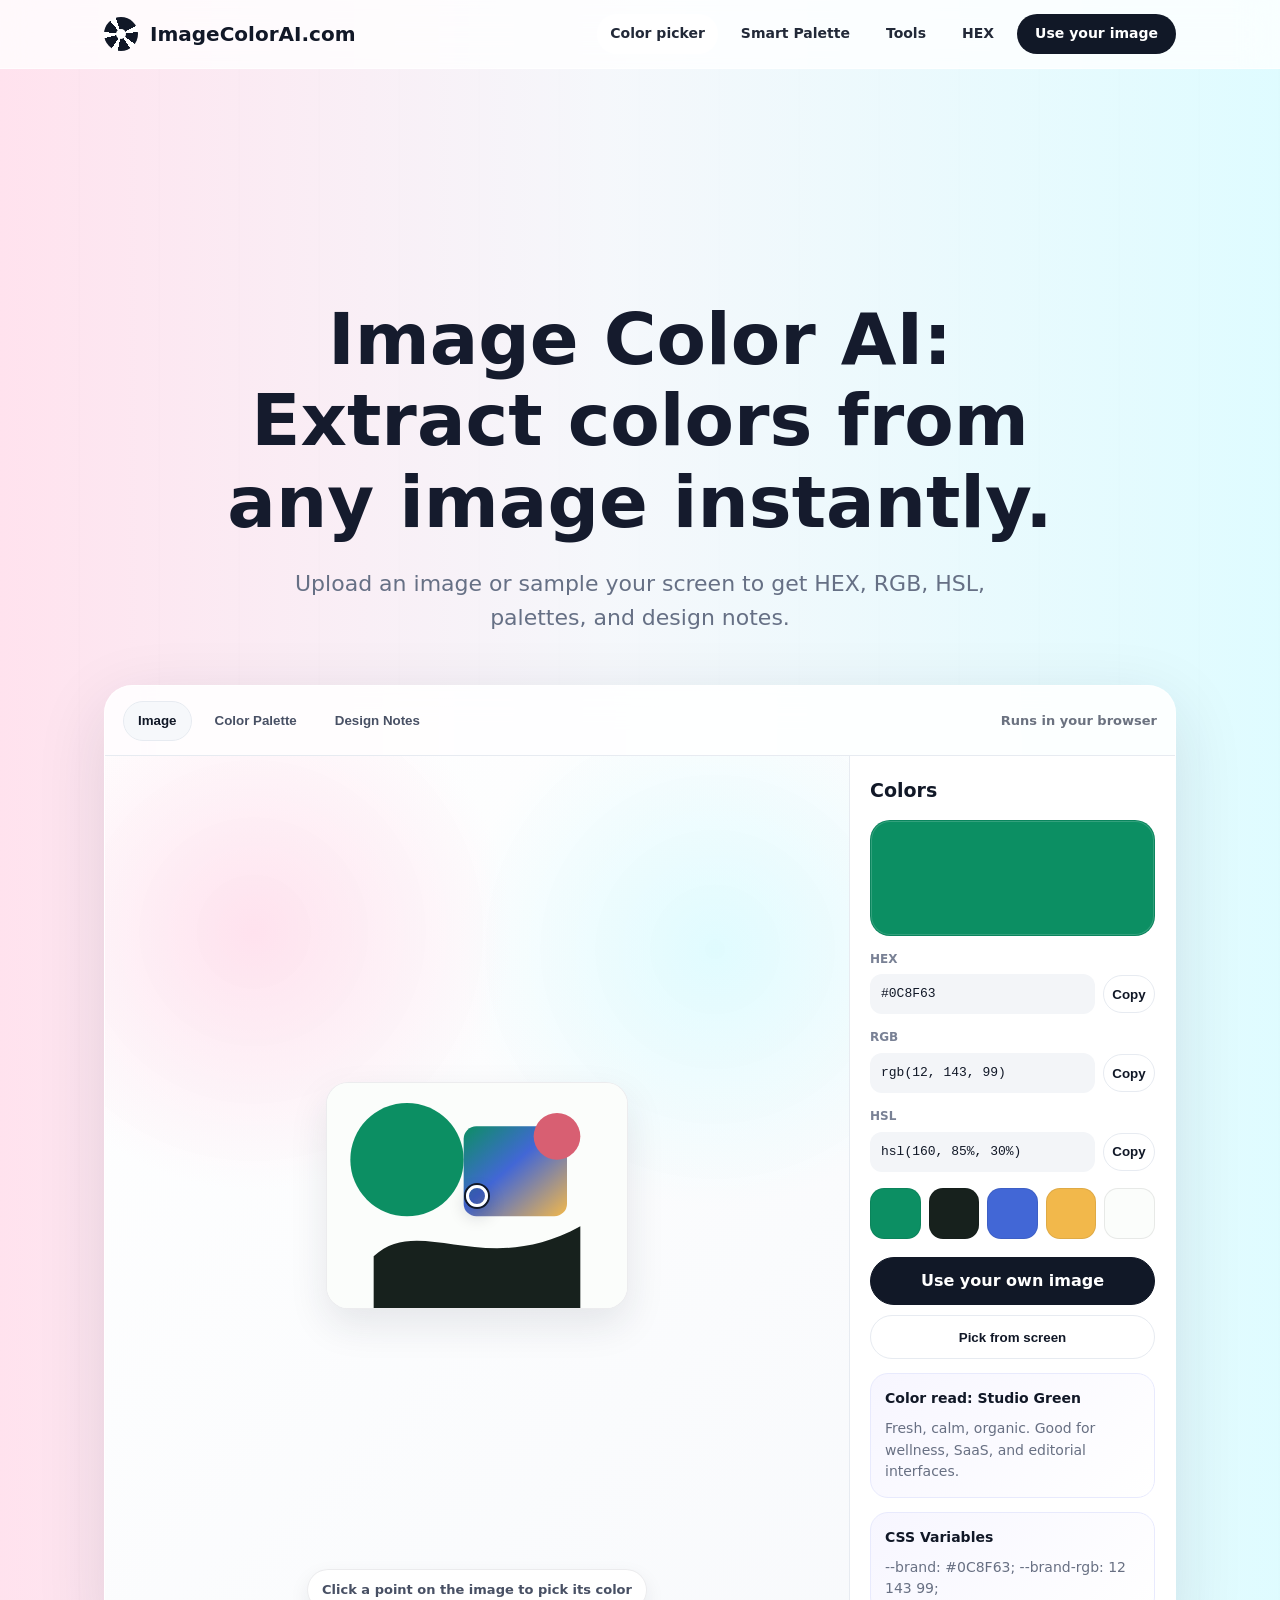
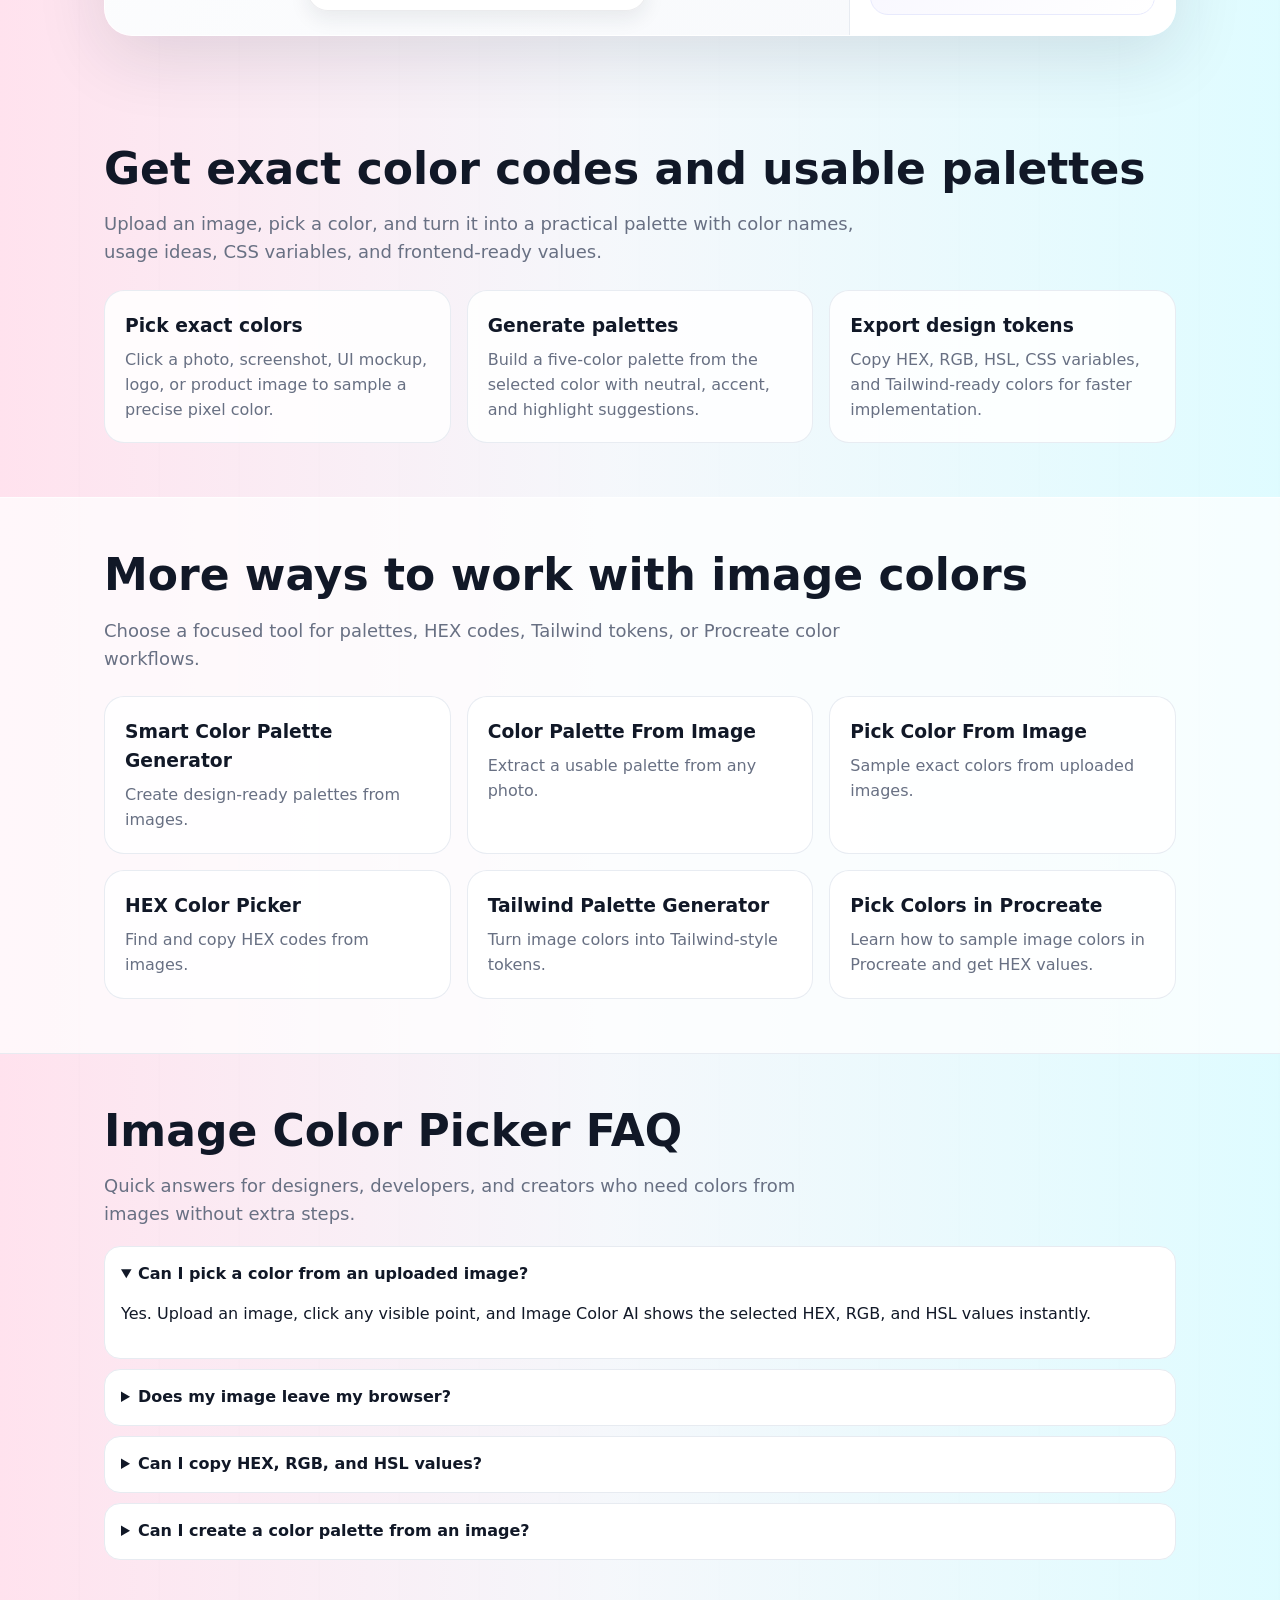
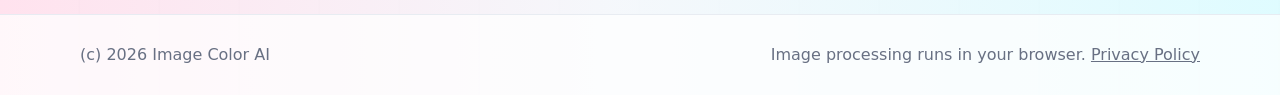
<file: index.html>
<!doctype html>
<html lang="en">
<head>
  <meta charset="utf-8">
  <meta name="viewport" content="width=device-width, initial-scale=1">
  <title>Image Color Picker - Pick HEX, RGB & Palettes from Images | Image Color AI</title>
  <meta name="description" content="Use a free image color picker to extract HEX, RGB, HSL, color names, palettes, CSS variables, and design notes from any image.">
  <link rel="canonical" href="https://imagecolorai.com/">
  <link rel="icon" type="image/png" sizes="32x32" href="assets/favicon-32.png">
  <link rel="apple-touch-icon" href="assets/apple-touch-icon.png">
  <link rel="manifest" href="site.webmanifest">
  <meta name="theme-color" content="#0C8F63">
  <link rel="stylesheet" href="assets/styles.css">
  <script type="application/ld+json">
  {"@context":"https://schema.org","@type":"WebApplication","name":"Image Color Picker","applicationCategory":"DesignApplication","operatingSystem":"Web","description":"Pick colors from images and generate palettes, color names, CSS variables, and design notes.","offers":{"@type":"Offer","price":"0","priceCurrency":"USD"}}
  </script>
  <script type="application/ld+json">
  {"@context":"https://schema.org","@type":"FAQPage","mainEntity":[{"@type":"Question","name":"Can I pick a color from an uploaded image?","acceptedAnswer":{"@type":"Answer","text":"Yes. Upload an image, click any visible point, and Image Color AI shows the selected HEX, RGB, and HSL values instantly."}},{"@type":"Question","name":"Does my image leave my browser?","acceptedAnswer":{"@type":"Answer","text":"No. The current color picker processes uploaded images in your browser for color extraction. The image is not intentionally uploaded to a server."}},{"@type":"Question","name":"Can I copy HEX, RGB, and HSL values?","acceptedAnswer":{"@type":"Answer","text":"Yes. The color panel includes copy buttons for HEX, RGB, and HSL values."}},{"@type":"Question","name":"Can I create a color palette from an image?","acceptedAnswer":{"@type":"Answer","text":"Yes. After you select a color from the image, the tool generates a small matching palette and CSS variables."}}]}
  </script>
</head>
<body>
  <header class="site-header">
    <nav class="nav" aria-label="Main navigation">
      <a class="brand" href="index.html"><span class="brand-mark" aria-hidden="true"></span><span>ImageColorAI.com</span></a>
      <div class="nav-links">
        <a href="index.html" aria-current="page">Color picker</a>
        <a href="ai-color-palette-generator.html">Smart Palette</a>
        <a href="color-palette-from-image.html">Tools</a>
        <a href="hex-color-picker-from-image.html">HEX</a>
        <a class="nav-cta" href="#tool">Use your image</a>
      </div>
    </nav>
  </header>

  <main>
    <section class="hero">
      <div class="hero-center">
        <h1>Image Color AI:<br>Extract colors from any image instantly.</h1>
        <p class="hero-copy">Upload an image or sample your screen to get HEX, RGB, HSL, palettes, and design notes.</p>
      </div>
    </section>

    <section class="tool-section" aria-label="Image color picker tool">
      <div id="tool" class="tool-shell" aria-label="Image color picker tool">
        <div class="tool-top">
          <div class="tool-tabs" aria-label="Tool modes">
            <button class="tool-tab active" type="button" data-mode="image">Image</button>
            <button class="tool-tab" type="button" data-mode="palette">Color Palette</button>
            <button class="tool-tab" type="button" data-mode="notes">Design Notes</button>
          </div>
          <span class="safe-note">Runs in your browser</span>
        </div>
        <div class="tool-grid">
          <div class="drop-zone">
            <input id="imageUpload" type="file" accept="image/*" aria-label="Upload an image">
            <div class="preview-wrap">
              <img id="previewImage" alt="Uploaded image preview">
              <span id="pickMarker" class="pick-marker" aria-hidden="true"></span>
            </div>
            <span class="drop-hint">Click a point on the image to pick its color</span>
          </div>
          <aside class="panel">
            <h2>Colors</h2>
            <div id="selectedColor" class="selected-color" aria-label="Selected color preview"></div>
            <div class="field">
              <span class="label">HEX</span>
              <div class="value-row"><code id="hexValue">#0C8F63</code><button class="copy" data-copy="hexValue" type="button" aria-label="Copy HEX">Copy</button></div>
            </div>
            <div class="field">
              <span class="label">RGB</span>
              <div class="value-row"><code id="rgbValue">rgb(12, 143, 99)</code><button class="copy" data-copy="rgbValue" type="button" aria-label="Copy RGB">Copy</button></div>
            </div>
            <div class="field">
              <span class="label">HSL</span>
              <div class="value-row"><code id="hslValue">hsl(160, 85%, 30%)</code><button class="copy" data-copy="hslValue" type="button" aria-label="Copy HSL">Copy</button></div>
            </div>
            <div class="palette" id="palette" aria-label="Generated palette"></div>
            <div class="tool-actions">
              <label class="button primary upload-button">Use your own image<input id="imageUploadMirror" type="file" accept="image/*" aria-label="Upload your own image"></label>
              <button id="screenPick" class="button" type="button">Pick from screen</button>
            </div>
            <div class="ai-card" id="aiNotes">
              <h3>Color read: <span id="colorName">Studio Green</span></h3>
              <p id="aiMood">Fresh, calm, organic. Good for wellness, SaaS, and editorial interfaces.</p>
            </div>
            <div class="ai-card">
              <h3>CSS Variables</h3>
              <p id="cssVars">--brand: #0C8F63; --brand-rgb: 12 143 99;</p>
            </div>
          </aside>
        </div>
      </div>
    </section>

    <section class="section">
      <h2>Get exact color codes and usable palettes</h2>
      <p class="section-intro">Upload an image, pick a color, and turn it into a practical palette with color names, usage ideas, CSS variables, and frontend-ready values.</p>
      <div class="feature-grid">
        <article class="feature"><h3>Pick exact colors</h3><p>Click a photo, screenshot, UI mockup, logo, or product image to sample a precise pixel color.</p></article>
        <article class="feature"><h3>Generate palettes</h3><p>Build a five-color palette from the selected color with neutral, accent, and highlight suggestions.</p></article>
        <article class="feature"><h3>Export design tokens</h3><p>Copy HEX, RGB, HSL, CSS variables, and Tailwind-ready colors for faster implementation.</p></article>
      </div>
    </section>

    <section class="content-band">
      <div class="section">
        <h2>More ways to work with image colors</h2>
        <p class="section-intro">Choose a focused tool for palettes, HEX codes, Tailwind tokens, or Procreate color workflows.</p>
        <div class="page-grid">
          <a class="page-link" href="ai-color-palette-generator.html"><h3>Smart Color Palette Generator</h3><p>Create design-ready palettes from images.</p></a>
          <a class="page-link" href="color-palette-from-image.html"><h3>Color Palette From Image</h3><p>Extract a usable palette from any photo.</p></a>
          <a class="page-link" href="pick-color-from-image.html"><h3>Pick Color From Image</h3><p>Sample exact colors from uploaded images.</p></a>
          <a class="page-link" href="hex-color-picker-from-image.html"><h3>HEX Color Picker</h3><p>Find and copy HEX codes from images.</p></a>
          <a class="page-link" href="tailwind-color-palette-generator.html"><h3>Tailwind Palette Generator</h3><p>Turn image colors into Tailwind-style tokens.</p></a>
          <a class="page-link" href="how-to-pick-a-color-from-an-image-procreate.html"><h3>Pick Colors in Procreate</h3><p>Learn how to sample image colors in Procreate and get HEX values.</p></a>
        </div>
      </div>
    </section>

    <section class="section faq">
      <h2>Image Color Picker FAQ</h2>
      <p class="section-intro">Quick answers for designers, developers, and creators who need colors from images without extra steps.</p>
      <details open>
        <summary>Can I pick a color from an uploaded image?</summary>
        <p>Yes. Upload an image, click any visible point, and Image Color AI shows the selected HEX, RGB, and HSL values instantly.</p>
      </details>
      <details>
        <summary>Does my image leave my browser?</summary>
        <p>No. The current color picker processes uploaded images in your browser for color extraction. The image is not intentionally uploaded to a server.</p>
      </details>
      <details>
        <summary>Can I copy HEX, RGB, and HSL values?</summary>
        <p>Yes. The color panel includes copy buttons for HEX, RGB, and HSL values.</p>
      </details>
      <details>
        <summary>Can I create a color palette from an image?</summary>
        <p>Yes. After you select a color from the image, the tool generates a small matching palette and CSS variables.</p>
      </details>
    </section>
  </main>

  <footer class="site-footer">
    <div class="footer-inner">
      <span>(c) <span data-year></span> Image Color AI</span>
      <span>Image processing runs in your browser. <a href="privacy.html">Privacy Policy</a></span>
    </div>
  </footer>
  <script src="assets/app.js"></script>
  <script src="assets/site.js"></script>
</body>
</html>
</file>
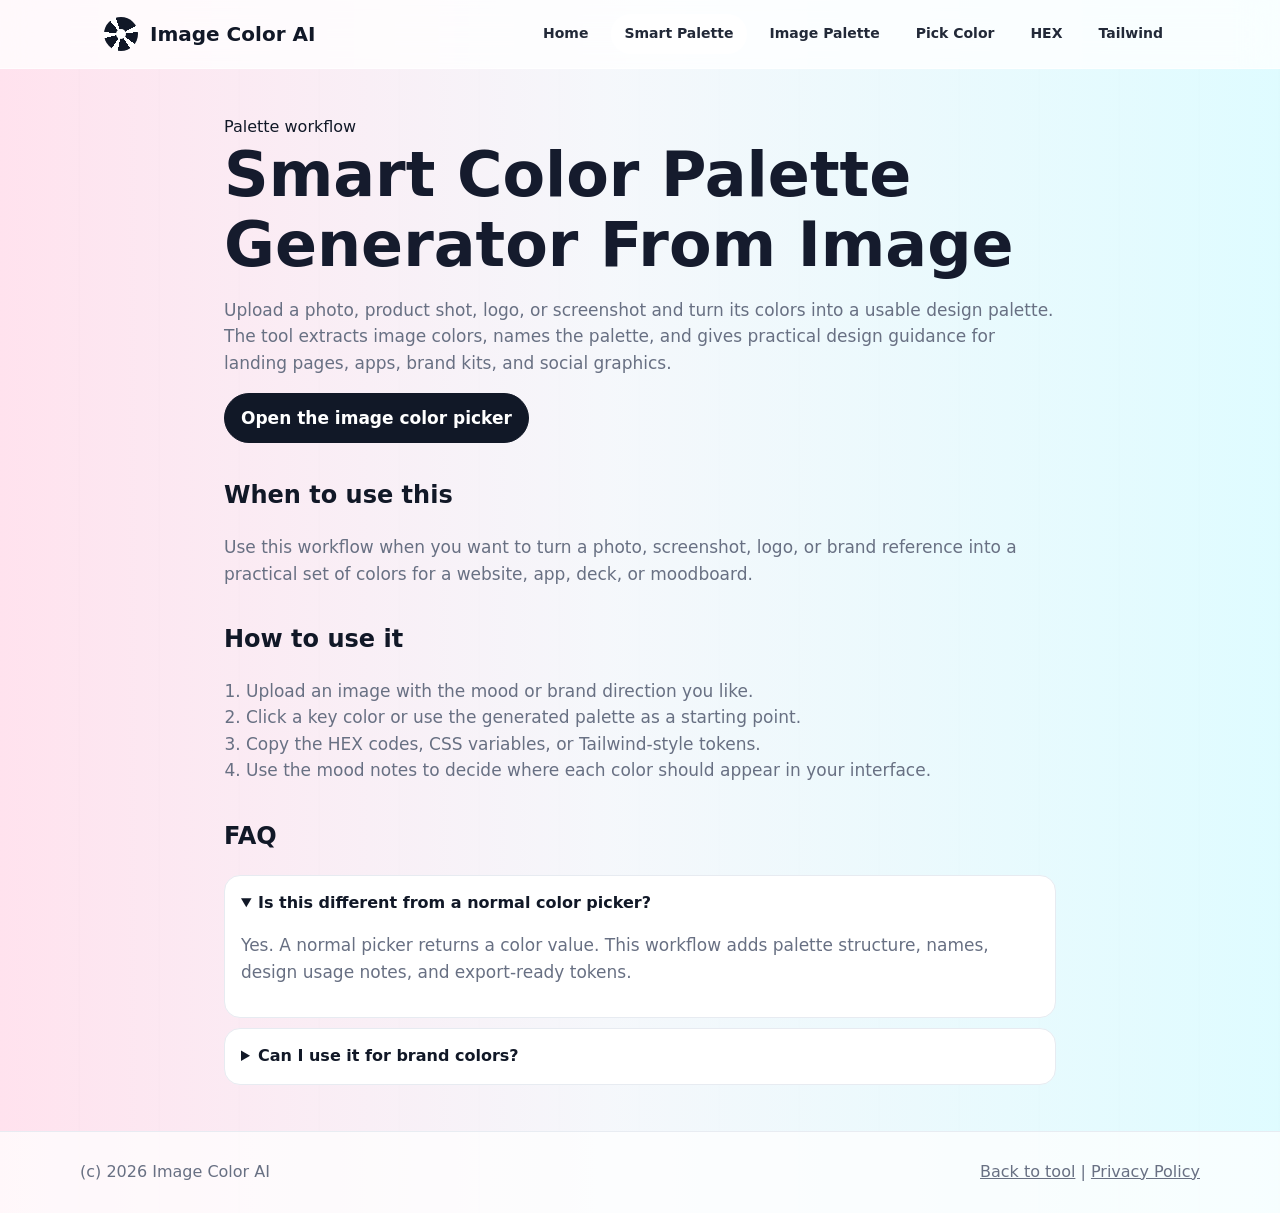
<file: ai-color-palette-generator.html>
<!doctype html>
<html lang="en">
<head>
  <meta charset="utf-8">
  <meta name="viewport" content="width=device-width, initial-scale=1">
  <title>Smart Color Palette Generator From Image | Image Color AI</title>
  <meta name="description" content="Generate a color palette from any image, with HEX codes, color names, mood notes, and CSS-ready design tokens.">
  <link rel="canonical" href="https://imagecolorai.com/ai-color-palette-generator.html">
  <link rel="icon" type="image/png" sizes="32x32" href="assets/favicon-32.png">
  <link rel="apple-touch-icon" href="assets/apple-touch-icon.png">
  <link rel="manifest" href="site.webmanifest">
  <meta name="theme-color" content="#0C8F63">
  <link rel="stylesheet" href="assets/styles.css">
</head>
<body>
  <header class="site-header"><nav class="nav"><a class="brand" href="index.html"><span class="brand-mark"></span><span>Image Color AI</span></a><div class="nav-links"><a href="index.html">Home</a><a href="ai-color-palette-generator.html" aria-current="page">Smart Palette</a><a href="color-palette-from-image.html">Image Palette</a><a href="pick-color-from-image.html">Pick Color</a><a href="hex-color-picker-from-image.html">HEX</a><a href="tailwind-color-palette-generator.html">Tailwind</a></div></nav></header>
  <main>
    <article class="article">
      <div class="eyebrow"><span class="dot"></span> Palette workflow</div>
      <h1>Smart Color Palette Generator From Image</h1>
      <p>Upload a photo, product shot, logo, or screenshot and turn its colors into a usable design palette. The tool extracts image colors, names the palette, and gives practical design guidance for landing pages, apps, brand kits, and social graphics.</p>
      <p><a class="button primary" href="index.html#tool">Open the image color picker</a></p>
      <h2>When to use this</h2>
      <p>Use this workflow when you want to turn a photo, screenshot, logo, or brand reference into a practical set of colors for a website, app, deck, or moodboard.</p>
      <h2>How to use it</h2>
      <ol class="steps">
        <li>Upload an image with the mood or brand direction you like.</li>
        <li>Click a key color or use the generated palette as a starting point.</li>
        <li>Copy the HEX codes, CSS variables, or Tailwind-style tokens.</li>
        <li>Use the mood notes to decide where each color should appear in your interface.</li>
      </ol>
      <section class="faq">
        <h2>FAQ</h2>
        <details open><summary>Is this different from a normal color picker?</summary><p>Yes. A normal picker returns a color value. This workflow adds palette structure, names, design usage notes, and export-ready tokens.</p></details>
        <details><summary>Can I use it for brand colors?</summary><p>Yes. Upload a logo, product image, or screenshot and build a palette around the strongest color signal.</p></details>
      </section>
    </article>
  </main>
  <footer class="site-footer"><div class="footer-inner"><span>(c) <span data-year></span> Image Color AI</span><span><a href="index.html">Back to tool</a> | <a href="privacy.html">Privacy Policy</a></span></div></footer>
  <script src="assets/site.js"></script>
</body>
</html>
</file>
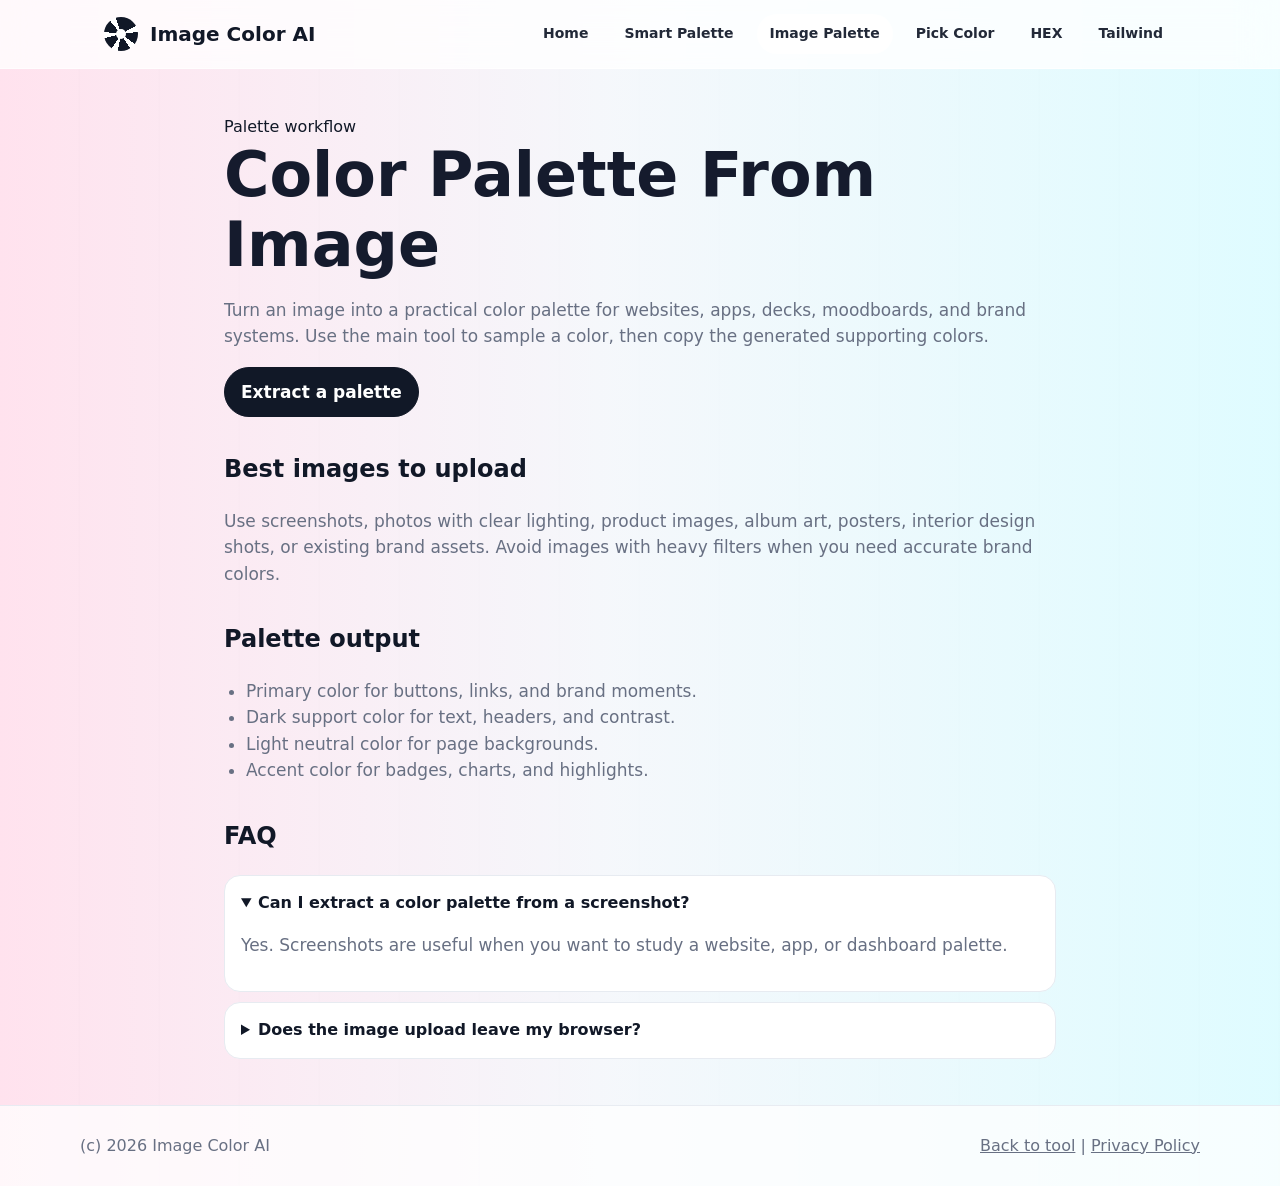
<file: color-palette-from-image.html>
<!doctype html>
<html lang="en">
<head>
  <meta charset="utf-8">
  <meta name="viewport" content="width=device-width, initial-scale=1">
  <title>Color Palette From Image - Extract Colors Online | Image Color AI</title>
  <meta name="description" content="Create a color palette from an image. Extract dominant colors, copy HEX and RGB values, and build a palette for web design, branding, and UI projects.">
  <link rel="canonical" href="https://imagecolorai.com/color-palette-from-image.html">
  <link rel="icon" type="image/png" sizes="32x32" href="assets/favicon-32.png">
  <link rel="apple-touch-icon" href="assets/apple-touch-icon.png">
  <link rel="manifest" href="site.webmanifest">
  <meta name="theme-color" content="#0C8F63">
  <link rel="stylesheet" href="assets/styles.css">
</head>
<body>
  <header class="site-header"><nav class="nav"><a class="brand" href="index.html"><span class="brand-mark"></span><span>Image Color AI</span></a><div class="nav-links"><a href="index.html">Home</a><a href="ai-color-palette-generator.html">Smart Palette</a><a href="color-palette-from-image.html" aria-current="page">Image Palette</a><a href="pick-color-from-image.html">Pick Color</a><a href="hex-color-picker-from-image.html">HEX</a><a href="tailwind-color-palette-generator.html">Tailwind</a></div></nav></header>
  <main>
    <article class="article">
      <div class="eyebrow"><span class="dot"></span> Palette workflow</div>
      <h1>Color Palette From Image</h1>
      <p>Turn an image into a practical color palette for websites, apps, decks, moodboards, and brand systems. Use the main tool to sample a color, then copy the generated supporting colors.</p>
      <p><a class="button primary" href="index.html#tool">Extract a palette</a></p>
      <h2>Best images to upload</h2>
      <p>Use screenshots, photos with clear lighting, product images, album art, posters, interior design shots, or existing brand assets. Avoid images with heavy filters when you need accurate brand colors.</p>
      <h2>Palette output</h2>
      <ul class="steps">
        <li>Primary color for buttons, links, and brand moments.</li>
        <li>Dark support color for text, headers, and contrast.</li>
        <li>Light neutral color for page backgrounds.</li>
        <li>Accent color for badges, charts, and highlights.</li>
      </ul>
      <section class="faq">
        <h2>FAQ</h2>
        <details open><summary>Can I extract a color palette from a screenshot?</summary><p>Yes. Screenshots are useful when you want to study a website, app, or dashboard palette.</p></details>
        <details><summary>Does the image upload leave my browser?</summary><p>The static prototype processes the image in the browser, so the upload is not sent to a server.</p></details>
      </section>
    </article>
  </main>
  <footer class="site-footer"><div class="footer-inner"><span>(c) <span data-year></span> Image Color AI</span><span><a href="index.html">Back to tool</a> | <a href="privacy.html">Privacy Policy</a></span></div></footer>
  <script src="assets/site.js"></script>
</body>
</html>
</file>
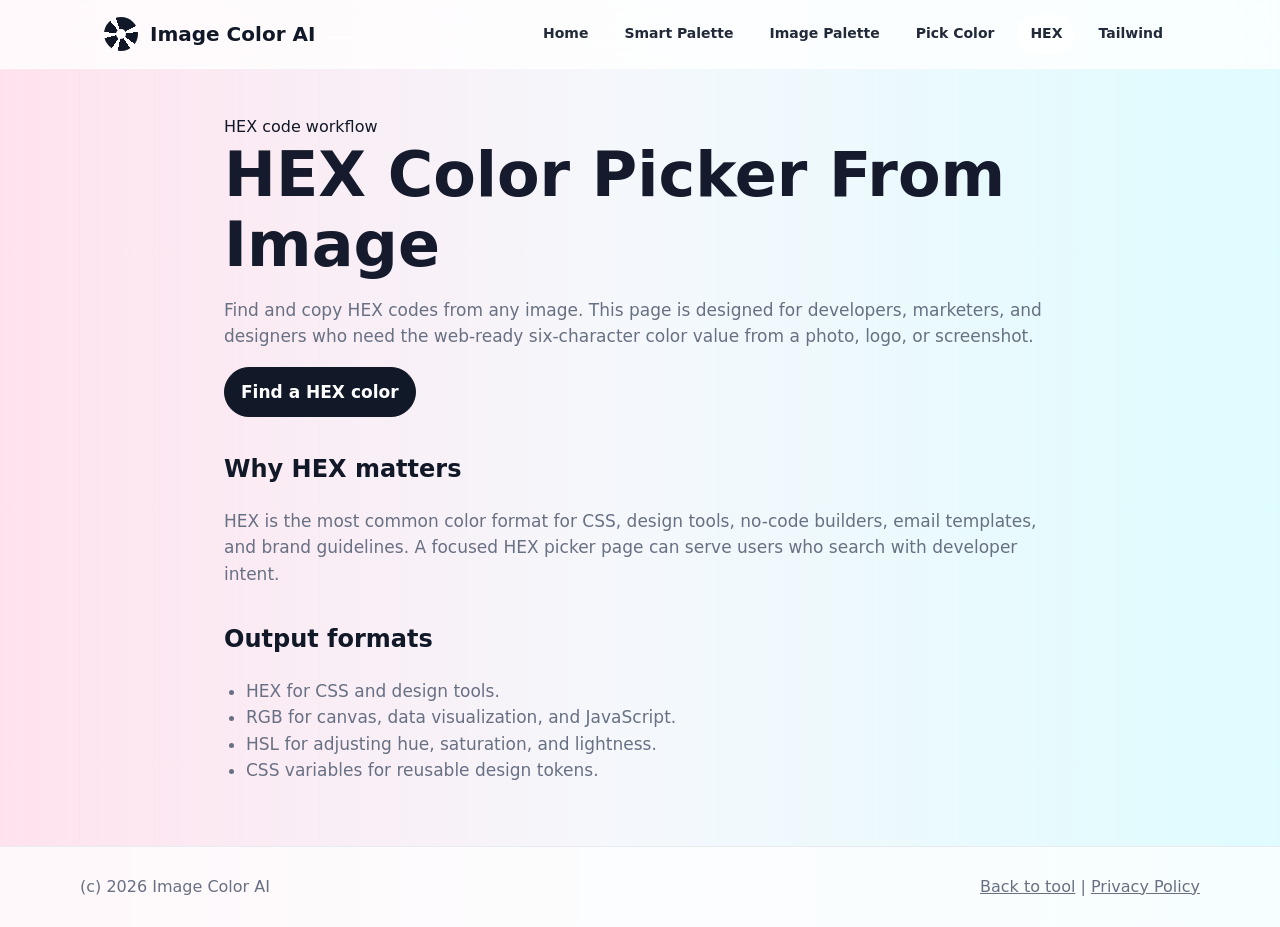
<file: hex-color-picker-from-image.html>
<!doctype html>
<html lang="en">
<head>
  <meta charset="utf-8">
  <meta name="viewport" content="width=device-width, initial-scale=1">
  <title>HEX Color Picker From Image - Copy HEX Codes Online | Image Color AI</title>
  <meta name="description" content="Find HEX colors from an image. Upload an image, click a color, copy the HEX code, and generate matching CSS variables and palette suggestions.">
  <link rel="canonical" href="https://imagecolorai.com/hex-color-picker-from-image.html">
  <link rel="icon" type="image/png" sizes="32x32" href="assets/favicon-32.png">
  <link rel="apple-touch-icon" href="assets/apple-touch-icon.png">
  <link rel="manifest" href="site.webmanifest">
  <meta name="theme-color" content="#0C8F63">
  <link rel="stylesheet" href="assets/styles.css">
</head>
<body>
  <header class="site-header"><nav class="nav"><a class="brand" href="index.html"><span class="brand-mark"></span><span>Image Color AI</span></a><div class="nav-links"><a href="index.html">Home</a><a href="ai-color-palette-generator.html">Smart Palette</a><a href="color-palette-from-image.html">Image Palette</a><a href="pick-color-from-image.html">Pick Color</a><a href="hex-color-picker-from-image.html" aria-current="page">HEX</a><a href="tailwind-color-palette-generator.html">Tailwind</a></div></nav></header>
  <main>
    <article class="article">
      <div class="eyebrow"><span class="dot"></span> HEX code workflow</div>
      <h1>HEX Color Picker From Image</h1>
      <p>Find and copy HEX codes from any image. This page is designed for developers, marketers, and designers who need the web-ready six-character color value from a photo, logo, or screenshot.</p>
      <p><a class="button primary" href="index.html#tool">Find a HEX color</a></p>
      <h2>Why HEX matters</h2>
      <p>HEX is the most common color format for CSS, design tools, no-code builders, email templates, and brand guidelines. A focused HEX picker page can serve users who search with developer intent.</p>
      <h2>Output formats</h2>
      <ul class="steps">
        <li>HEX for CSS and design tools.</li>
        <li>RGB for canvas, data visualization, and JavaScript.</li>
        <li>HSL for adjusting hue, saturation, and lightness.</li>
        <li>CSS variables for reusable design tokens.</li>
      </ul>
    </article>
  </main>
  <footer class="site-footer"><div class="footer-inner"><span>(c) <span data-year></span> Image Color AI</span><span><a href="index.html">Back to tool</a> | <a href="privacy.html">Privacy Policy</a></span></div></footer>
  <script src="assets/site.js"></script>
</body>
</html>
</file>
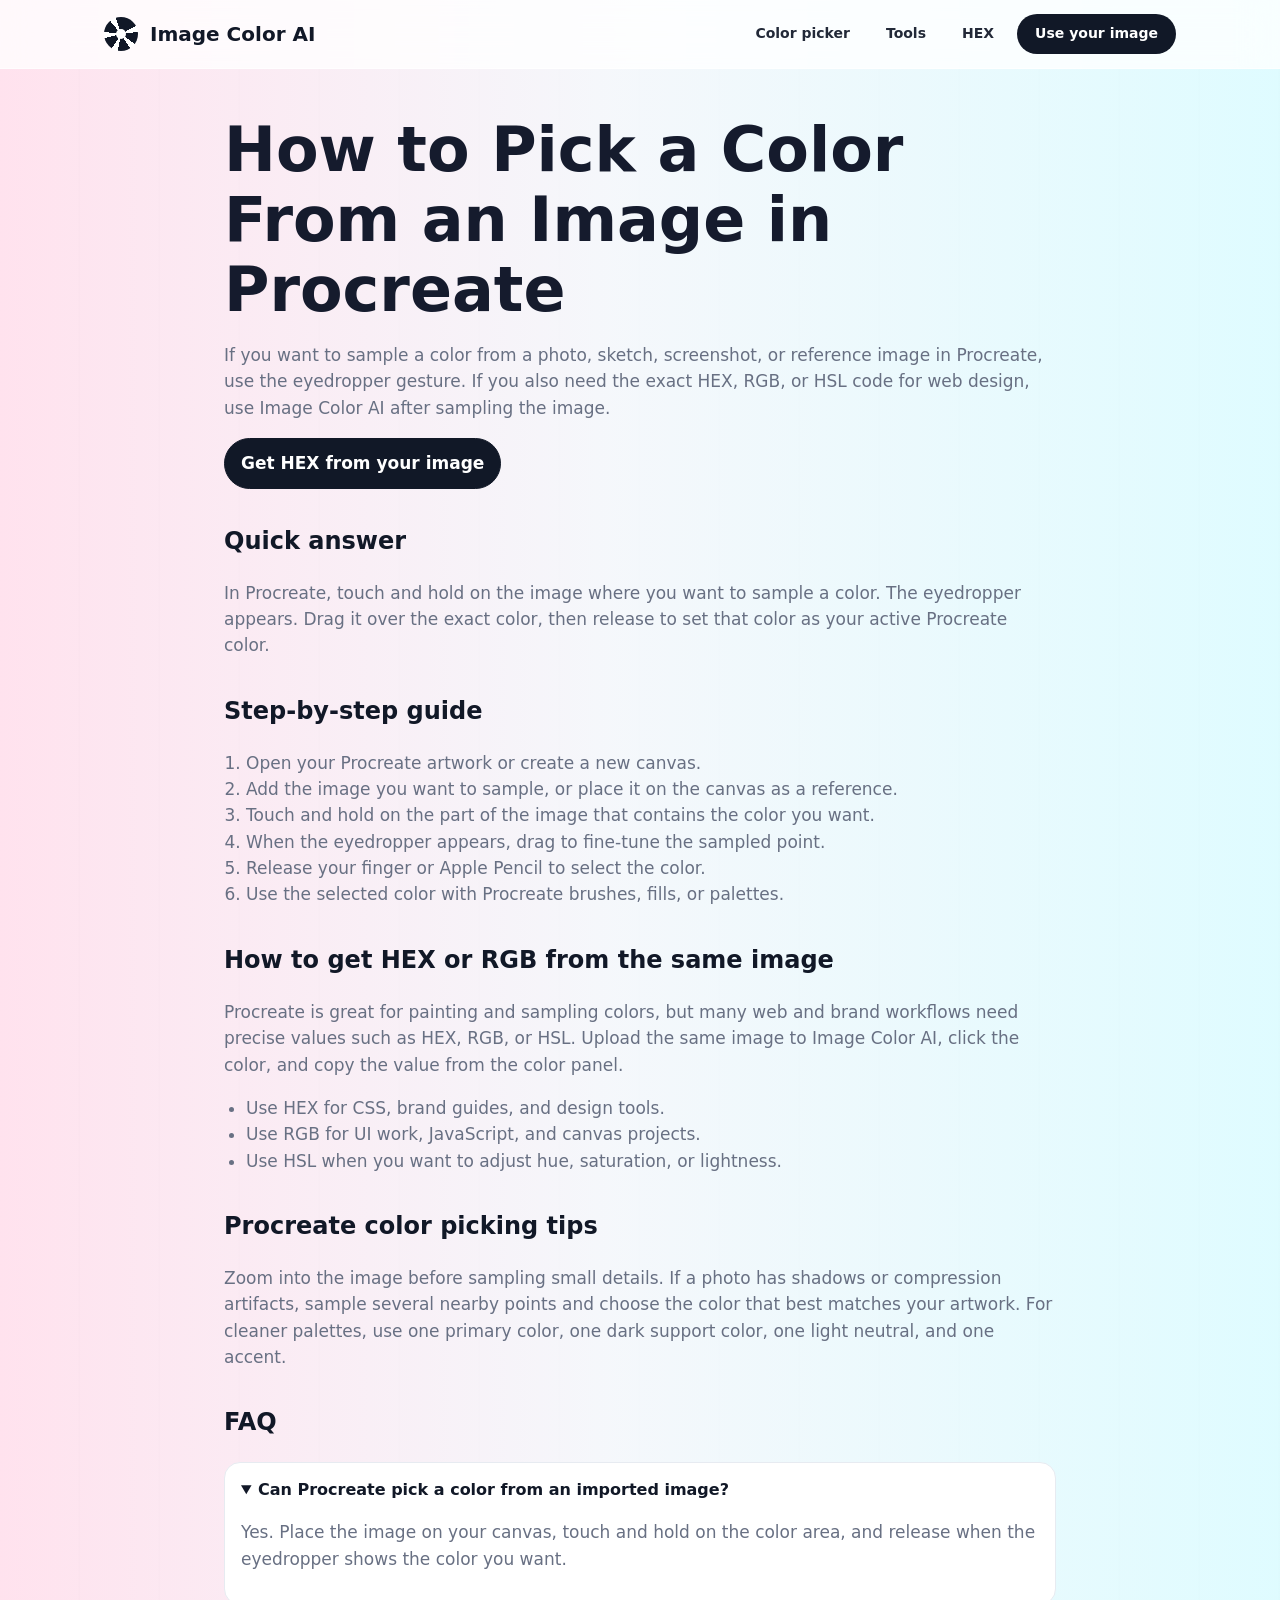
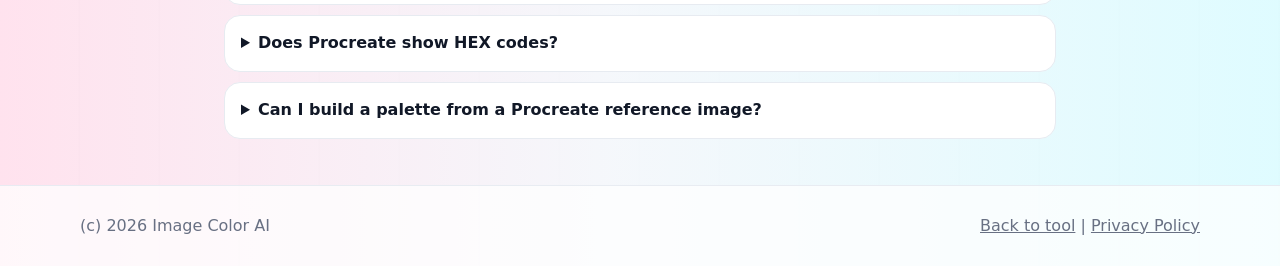
<file: how-to-pick-a-color-from-an-image-procreate.html>
<!doctype html>
<html lang="en">
<head>
  <meta charset="utf-8">
  <meta name="viewport" content="width=device-width, initial-scale=1">
  <title>How to Pick a Color From an Image in Procreate | Image Color AI</title>
  <meta name="description" content="Learn how to pick a color from an image in Procreate, use the eyedropper, sample colors from reference images, and get HEX/RGB values with Image Color AI.">
  <link rel="canonical" href="https://imagecolorai.com/how-to-pick-a-color-from-an-image-procreate.html">
  <link rel="icon" type="image/png" sizes="32x32" href="assets/favicon-32.png">
  <link rel="apple-touch-icon" href="assets/apple-touch-icon.png">
  <link rel="manifest" href="site.webmanifest">
  <meta name="theme-color" content="#0C8F63">
  <link rel="stylesheet" href="assets/styles.css">
  <script type="application/ld+json">
  {"@context":"https://schema.org","@type":"HowTo","name":"How to pick a color from an image in Procreate","description":"A quick guide to sampling colors from an image in Procreate and getting HEX or RGB values with Image Color AI.","step":[{"@type":"HowToStep","name":"Insert or open the image","text":"Open your Procreate canvas and add the image you want to sample from, or keep it visible as a reference."},{"@type":"HowToStep","name":"Use the eyedropper","text":"Touch and hold on the color area in the image until the eyedropper appears, then drag to the exact color you want."},{"@type":"HowToStep","name":"Release to select the color","text":"When the eyedropper preview shows the right color, release your finger or Apple Pencil to make it the active color."},{"@type":"HowToStep","name":"Get HEX or RGB values","text":"If you need web color values, upload the same image to Image Color AI, click the color, and copy HEX, RGB, or HSL."}]}
  </script>
</head>
<body>
  <header class="site-header"><nav class="nav"><a class="brand" href="index.html"><span class="brand-mark"></span><span>Image Color AI</span></a><div class="nav-links"><a href="index.html">Color picker</a><a href="color-palette-from-image.html">Tools</a><a href="hex-color-picker-from-image.html">HEX</a><a class="nav-cta" href="index.html#tool">Use your image</a></div></nav></header>
  <main>
    <article class="article">
      <h1>How to Pick a Color From an Image in Procreate</h1>
      <p>If you want to sample a color from a photo, sketch, screenshot, or reference image in Procreate, use the eyedropper gesture. If you also need the exact HEX, RGB, or HSL code for web design, use Image Color AI after sampling the image.</p>
      <p><a class="button primary" href="index.html#tool">Get HEX from your image</a></p>

      <h2>Quick answer</h2>
      <p>In Procreate, touch and hold on the image where you want to sample a color. The eyedropper appears. Drag it over the exact color, then release to set that color as your active Procreate color.</p>

      <h2>Step-by-step guide</h2>
      <ol class="steps">
        <li>Open your Procreate artwork or create a new canvas.</li>
        <li>Add the image you want to sample, or place it on the canvas as a reference.</li>
        <li>Touch and hold on the part of the image that contains the color you want.</li>
        <li>When the eyedropper appears, drag to fine-tune the sampled point.</li>
        <li>Release your finger or Apple Pencil to select the color.</li>
        <li>Use the selected color with Procreate brushes, fills, or palettes.</li>
      </ol>

      <h2>How to get HEX or RGB from the same image</h2>
      <p>Procreate is great for painting and sampling colors, but many web and brand workflows need precise values such as HEX, RGB, or HSL. Upload the same image to Image Color AI, click the color, and copy the value from the color panel.</p>
      <ul class="steps">
        <li>Use HEX for CSS, brand guides, and design tools.</li>
        <li>Use RGB for UI work, JavaScript, and canvas projects.</li>
        <li>Use HSL when you want to adjust hue, saturation, or lightness.</li>
      </ul>

      <h2>Procreate color picking tips</h2>
      <p>Zoom into the image before sampling small details. If a photo has shadows or compression artifacts, sample several nearby points and choose the color that best matches your artwork. For cleaner palettes, use one primary color, one dark support color, one light neutral, and one accent.</p>

      <section class="faq">
        <h2>FAQ</h2>
        <details open>
          <summary>Can Procreate pick a color from an imported image?</summary>
          <p>Yes. Place the image on your canvas, touch and hold on the color area, and release when the eyedropper shows the color you want.</p>
        </details>
        <details>
          <summary>Does Procreate show HEX codes?</summary>
          <p>Procreate focuses on creating and painting with colors. If you need quick web-ready HEX, RGB, or HSL values, use Image Color AI with the same image.</p>
        </details>
        <details>
          <summary>Can I build a palette from a Procreate reference image?</summary>
          <p>Yes. Sample key colors in Procreate, or upload the image to Image Color AI and use the generated palette as a starting point.</p>
        </details>
      </section>
    </article>
  </main>
  <footer class="site-footer"><div class="footer-inner"><span>(c) <span data-year></span> Image Color AI</span><span><a href="index.html">Back to tool</a> | <a href="privacy.html">Privacy Policy</a></span></div></footer>
  <script src="assets/site.js"></script>
</body>
</html>
</file>
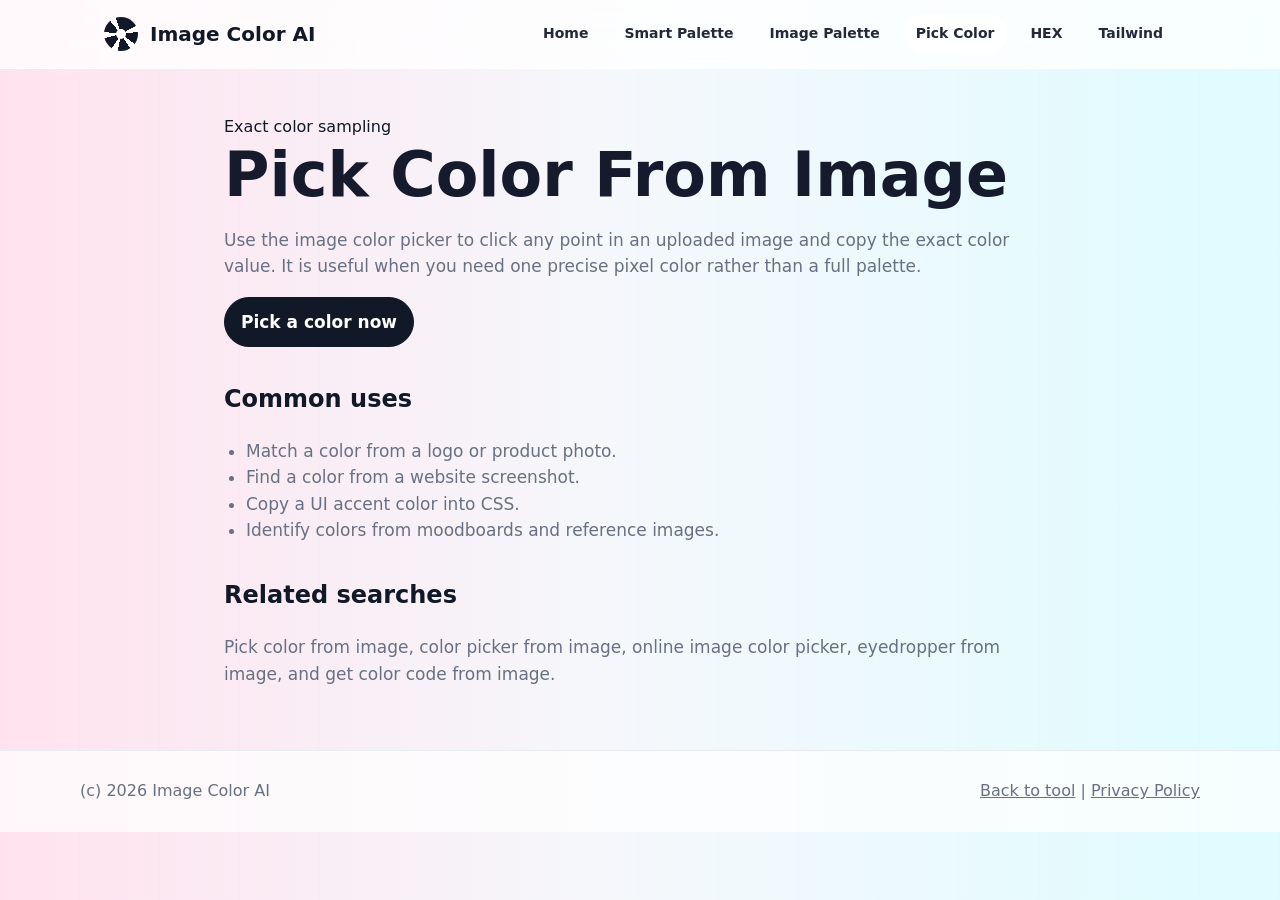
<file: pick-color-from-image.html>
<!doctype html>
<html lang="en">
<head>
  <meta charset="utf-8">
  <meta name="viewport" content="width=device-width, initial-scale=1">
  <title>Pick Color From Image - Free Image Color Picker | Image Color AI</title>
  <meta name="description" content="Pick a color from any image online. Upload an image, click a pixel, and copy the exact HEX, RGB, and HSL values instantly.">
  <link rel="canonical" href="https://imagecolorai.com/pick-color-from-image.html">
  <link rel="icon" type="image/png" sizes="32x32" href="assets/favicon-32.png">
  <link rel="apple-touch-icon" href="assets/apple-touch-icon.png">
  <link rel="manifest" href="site.webmanifest">
  <meta name="theme-color" content="#0C8F63">
  <link rel="stylesheet" href="assets/styles.css">
</head>
<body>
  <header class="site-header"><nav class="nav"><a class="brand" href="index.html"><span class="brand-mark"></span><span>Image Color AI</span></a><div class="nav-links"><a href="index.html">Home</a><a href="ai-color-palette-generator.html">Smart Palette</a><a href="color-palette-from-image.html">Image Palette</a><a href="pick-color-from-image.html" aria-current="page">Pick Color</a><a href="hex-color-picker-from-image.html">HEX</a><a href="tailwind-color-palette-generator.html">Tailwind</a></div></nav></header>
  <main>
    <article class="article">
      <div class="eyebrow"><span class="dot"></span> Exact color sampling</div>
      <h1>Pick Color From Image</h1>
      <p>Use the image color picker to click any point in an uploaded image and copy the exact color value. It is useful when you need one precise pixel color rather than a full palette.</p>
      <p><a class="button primary" href="index.html#tool">Pick a color now</a></p>
      <h2>Common uses</h2>
      <ul class="steps">
        <li>Match a color from a logo or product photo.</li>
        <li>Find a color from a website screenshot.</li>
        <li>Copy a UI accent color into CSS.</li>
        <li>Identify colors from moodboards and reference images.</li>
      </ul>
      <h2>Related searches</h2>
      <p>Pick color from image, color picker from image, online image color picker, eyedropper from image, and get color code from image.</p>
    </article>
  </main>
  <footer class="site-footer"><div class="footer-inner"><span>(c) <span data-year></span> Image Color AI</span><span><a href="index.html">Back to tool</a> | <a href="privacy.html">Privacy Policy</a></span></div></footer>
  <script src="assets/site.js"></script>
</body>
</html>
</file>
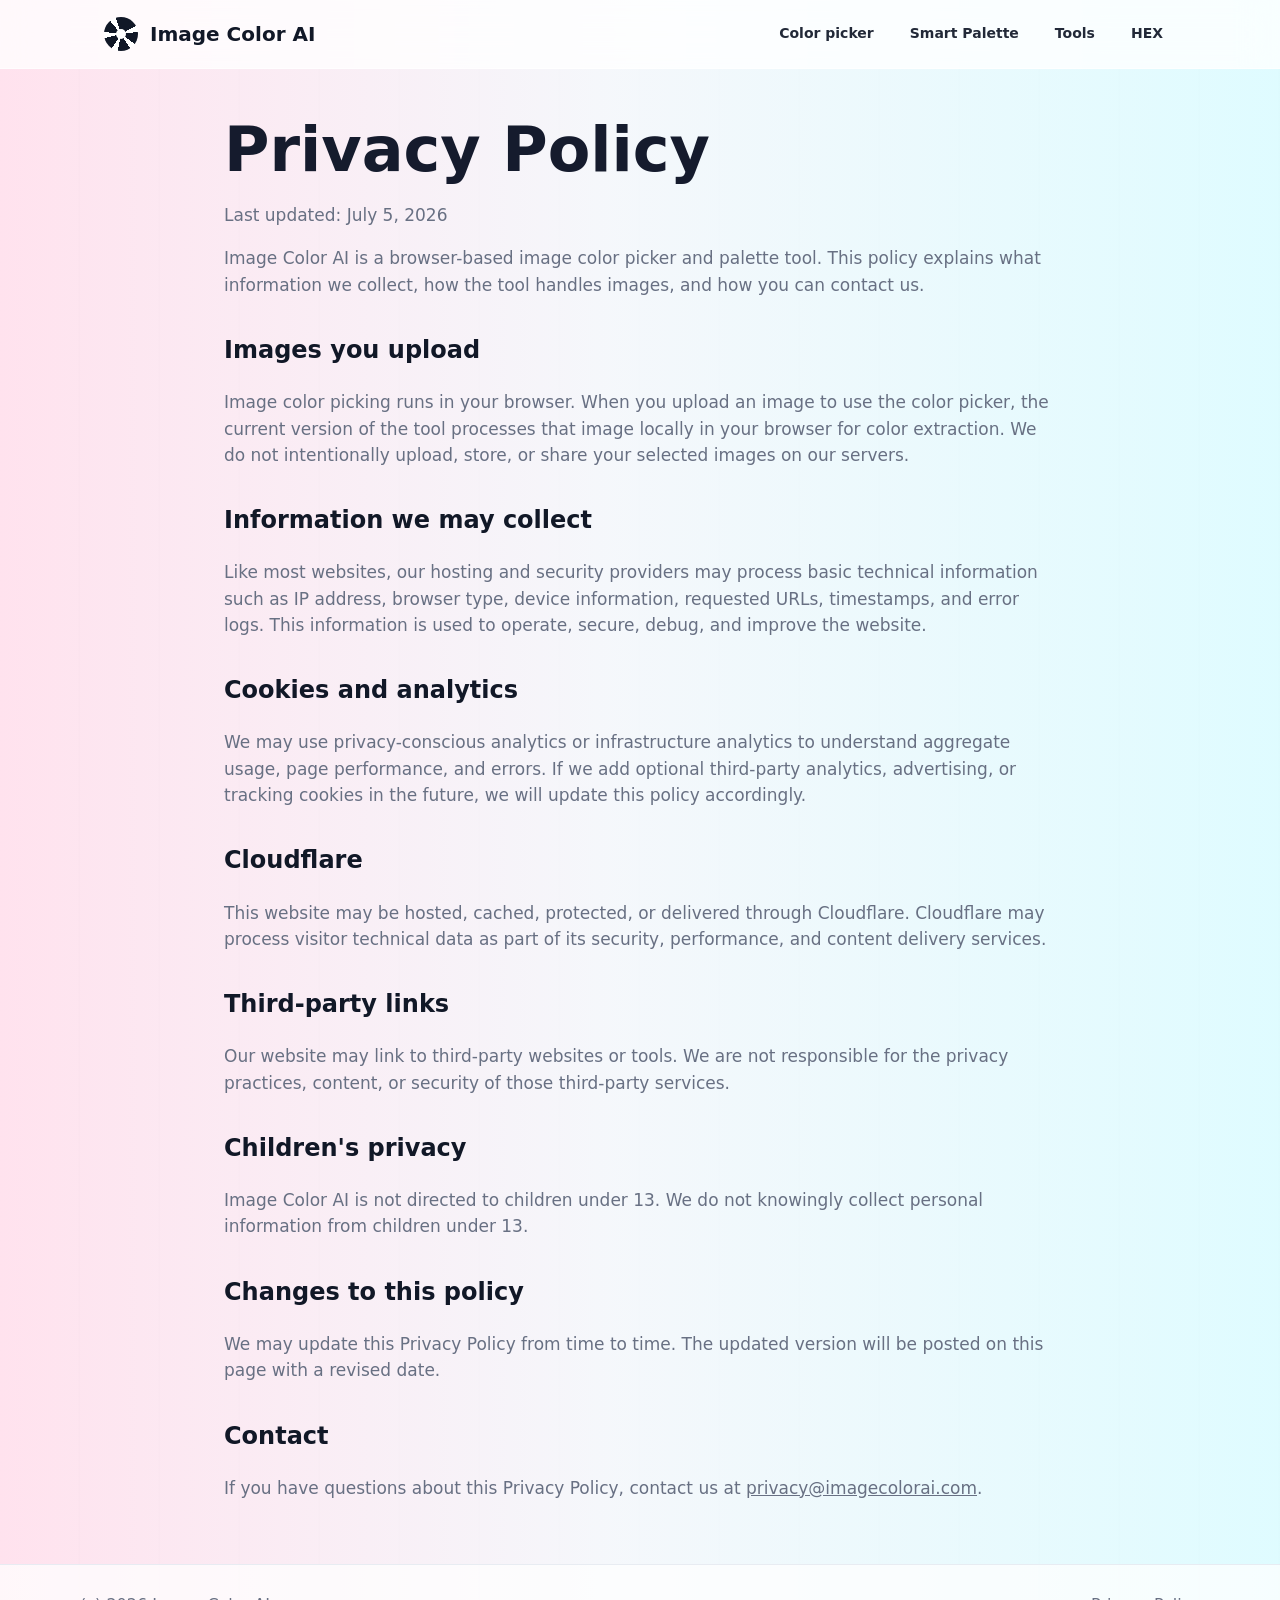
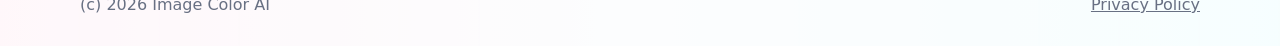
<file: privacy.html>
<!doctype html>
<html lang="en">
<head>
  <meta charset="utf-8">
  <meta name="viewport" content="width=device-width, initial-scale=1">
  <title>Privacy Policy | Image Color AI</title>
  <meta name="description" content="Privacy policy for Image Color AI, an online image color picker and browser-based color palette tool.">
  <link rel="canonical" href="https://imagecolorai.com/privacy.html">
  <link rel="icon" type="image/png" sizes="32x32" href="assets/favicon-32.png">
  <link rel="apple-touch-icon" href="assets/apple-touch-icon.png">
  <link rel="manifest" href="site.webmanifest">
  <meta name="theme-color" content="#0C8F63">
  <link rel="stylesheet" href="assets/styles.css">
</head>
<body>
  <header class="site-header"><nav class="nav"><a class="brand" href="index.html"><span class="brand-mark"></span><span>Image Color AI</span></a><div class="nav-links"><a href="index.html">Color picker</a><a href="ai-color-palette-generator.html">Smart Palette</a><a href="color-palette-from-image.html">Tools</a><a href="hex-color-picker-from-image.html">HEX</a></div></nav></header>
  <main>
    <article class="article">
      <h1>Privacy Policy</h1>
      <p>Last updated: July 5, 2026</p>
      <p>Image Color AI is a browser-based image color picker and palette tool. This policy explains what information we collect, how the tool handles images, and how you can contact us.</p>

      <h2>Images you upload</h2>
      <p>Image color picking runs in your browser. When you upload an image to use the color picker, the current version of the tool processes that image locally in your browser for color extraction. We do not intentionally upload, store, or share your selected images on our servers.</p>

      <h2>Information we may collect</h2>
      <p>Like most websites, our hosting and security providers may process basic technical information such as IP address, browser type, device information, requested URLs, timestamps, and error logs. This information is used to operate, secure, debug, and improve the website.</p>

      <h2>Cookies and analytics</h2>
      <p>We may use privacy-conscious analytics or infrastructure analytics to understand aggregate usage, page performance, and errors. If we add optional third-party analytics, advertising, or tracking cookies in the future, we will update this policy accordingly.</p>

      <h2>Cloudflare</h2>
      <p>This website may be hosted, cached, protected, or delivered through Cloudflare. Cloudflare may process visitor technical data as part of its security, performance, and content delivery services.</p>

      <h2>Third-party links</h2>
      <p>Our website may link to third-party websites or tools. We are not responsible for the privacy practices, content, or security of those third-party services.</p>

      <h2>Children's privacy</h2>
      <p>Image Color AI is not directed to children under 13. We do not knowingly collect personal information from children under 13.</p>

      <h2>Changes to this policy</h2>
      <p>We may update this Privacy Policy from time to time. The updated version will be posted on this page with a revised date.</p>

      <h2>Contact</h2>
      <p>If you have questions about this Privacy Policy, contact us at <a href="mailto:privacy@imagecolorai.com">privacy@imagecolorai.com</a>.</p>
    </article>
  </main>
  <footer class="site-footer"><div class="footer-inner"><span>(c) <span data-year></span> Image Color AI</span><span><a href="privacy.html">Privacy Policy</a></span></div></footer>
  <script src="assets/site.js"></script>
</body>
</html>
</file>
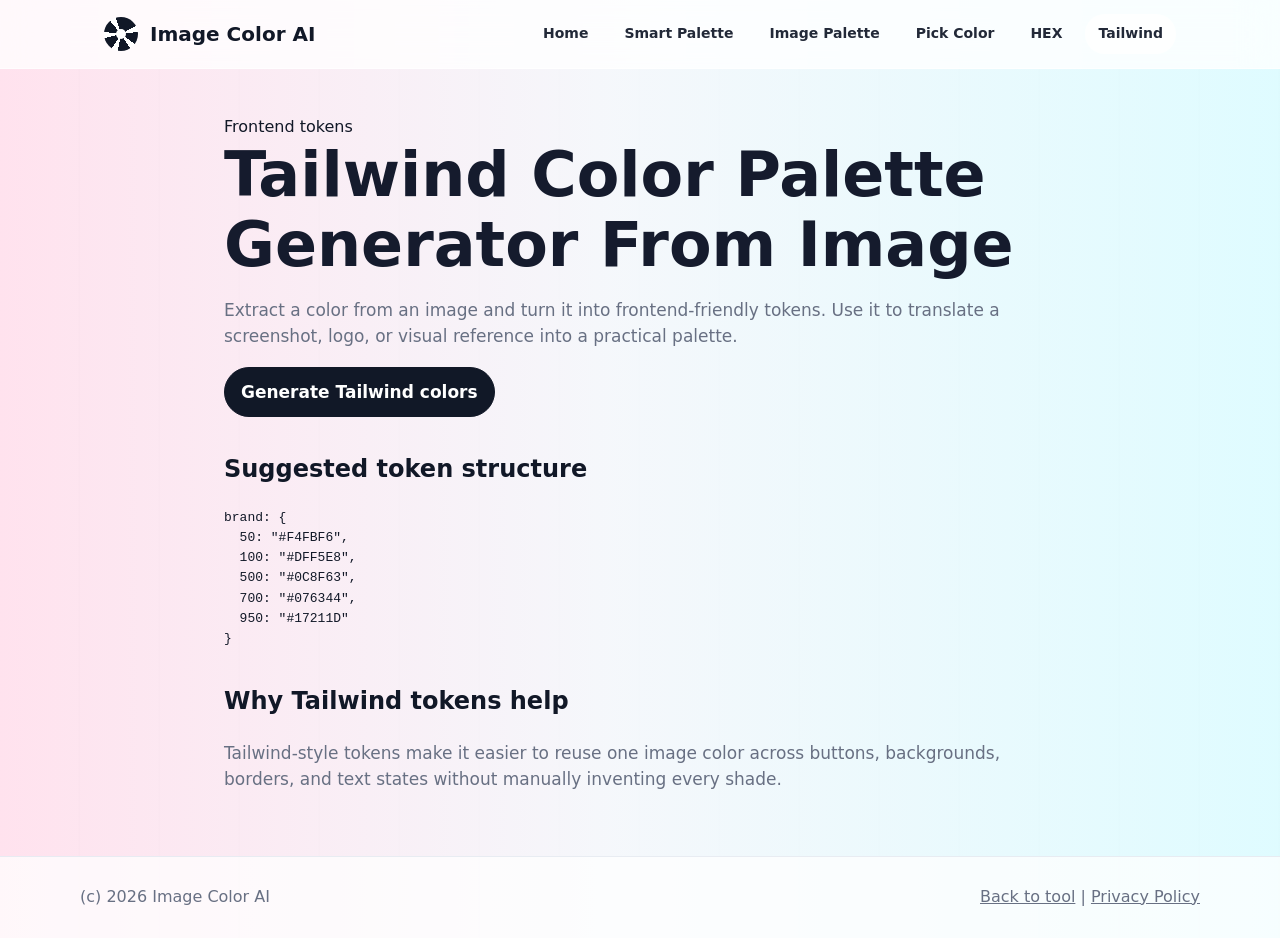
<file: tailwind-color-palette-generator.html>
<!doctype html>
<html lang="en">
<head>
  <meta charset="utf-8">
  <meta name="viewport" content="width=device-width, initial-scale=1">
  <title>Tailwind Color Palette Generator From Image | Image Color AI</title>
  <meta name="description" content="Generate Tailwind-style color tokens from an image. Extract a brand color, create matching shades, and copy CSS variables for frontend projects.">
  <link rel="canonical" href="https://imagecolorai.com/tailwind-color-palette-generator.html">
  <link rel="icon" type="image/png" sizes="32x32" href="assets/favicon-32.png">
  <link rel="apple-touch-icon" href="assets/apple-touch-icon.png">
  <link rel="manifest" href="site.webmanifest">
  <meta name="theme-color" content="#0C8F63">
  <link rel="stylesheet" href="assets/styles.css">
</head>
<body>
  <header class="site-header"><nav class="nav"><a class="brand" href="index.html"><span class="brand-mark"></span><span>Image Color AI</span></a><div class="nav-links"><a href="index.html">Home</a><a href="ai-color-palette-generator.html">Smart Palette</a><a href="color-palette-from-image.html">Image Palette</a><a href="pick-color-from-image.html">Pick Color</a><a href="hex-color-picker-from-image.html">HEX</a><a href="tailwind-color-palette-generator.html" aria-current="page">Tailwind</a></div></nav></header>
  <main>
    <article class="article">
      <div class="eyebrow"><span class="dot"></span> Frontend tokens</div>
      <h1>Tailwind Color Palette Generator From Image</h1>
      <p>Extract a color from an image and turn it into frontend-friendly tokens. Use it to translate a screenshot, logo, or visual reference into a practical palette.</p>
      <p><a class="button primary" href="index.html#tool">Generate Tailwind colors</a></p>
      <h2>Suggested token structure</h2>
      <pre><code>brand: {
  50: "#F4FBF6",
  100: "#DFF5E8",
  500: "#0C8F63",
  700: "#076344",
  950: "#17211D"
}</code></pre>
      <h2>Why Tailwind tokens help</h2>
      <p>Tailwind-style tokens make it easier to reuse one image color across buttons, backgrounds, borders, and text states without manually inventing every shade.</p>
    </article>
  </main>
  <footer class="site-footer"><div class="footer-inner"><span>(c) <span data-year></span> Image Color AI</span><span><a href="index.html">Back to tool</a> | <a href="privacy.html">Privacy Policy</a></span></div></footer>
  <script src="assets/site.js"></script>
</body>
</html>
</file>
<file: assets/styles.css>
:root {
  color-scheme: light;
  --ink: #111827;
  --muted: #687083;
  --soft: #f6f8fb;
  --line: #e7ebf1;
  --panel: #ffffff;
  --accent: #111827;
  --accent-soft: #eef3ff;
  --ai: #6d5dfc;
  --pink: #ffd8e8;
  --cyan: #d8fbff;
  --green: #dbf7dc;
  --shadow: 0 20px 70px rgba(25, 35, 54, 0.12);
}

* {
  box-sizing: border-box;
}

html {
  scroll-behavior: smooth;
  -webkit-text-size-adjust: 100%;
}

body {
  margin: 0;
  min-height: 100dvh;
  overflow-x: hidden;
  color: var(--ink);
  font-family: Inter, ui-sans-serif, system-ui, -apple-system, BlinkMacSystemFont, "Segoe UI", sans-serif;
  line-height: 1.55;
  background:
    linear-gradient(90deg, rgba(255, 216, 232, 0.74), rgba(244, 247, 251, 0.92) 48%, rgba(216, 251, 255, 0.82)),
    repeating-linear-gradient(90deg, rgba(255, 255, 255, 0.18) 0 78px, rgba(17, 24, 39, 0.035) 79px 80px);
}

a {
  color: inherit;
}

.site-header {
  position: sticky;
  top: 0;
  z-index: 20;
  background: rgba(255, 255, 255, 0.78);
  backdrop-filter: blur(18px);
  border-bottom: 1px solid rgba(255, 255, 255, 0.66);
}

.nav {
  max-width: 1120px;
  min-height: 68px;
  margin: 0 auto;
  padding: 12px 24px;
  display: flex;
  align-items: center;
  justify-content: space-between;
  gap: 18px;
}

.brand {
  display: inline-flex;
  align-items: center;
  gap: 12px;
  color: var(--ink);
  font-size: 20px;
  font-weight: 850;
  text-decoration: none;
  white-space: nowrap;
}

.brand-mark {
  position: relative;
  width: 34px;
  height: 34px;
  border-radius: 50%;
  background: conic-gradient(from 18deg, #111827, #111827 12%, #ffffff 12% 18%, #111827 18% 30%, #ffffff 30% 36%, #111827 36% 48%, #ffffff 48% 54%, #111827 54% 66%, #ffffff 66% 72%, #111827 72% 84%, #ffffff 84% 90%, #111827 90%);
}

.brand-mark::after {
  content: "";
  position: absolute;
  inset: 12px;
  border-radius: 50%;
  background: #fff;
}

.nav-links {
  display: flex;
  align-items: center;
  gap: 10px;
  justify-content: flex-end;
  white-space: nowrap;
  -webkit-overflow-scrolling: touch;
  scrollbar-width: none;
}

.nav-links::-webkit-scrollbar {
  display: none;
}

.nav-links a {
  display: inline-flex;
  align-items: center;
  min-height: 40px;
  padding: 9px 13px;
  border-radius: 999px;
  color: #222938;
  font-size: 14px;
  font-weight: 700;
  text-decoration: none;
}

.nav-links a:hover,
.nav-links a[aria-current="page"] {
  background: rgba(255, 255, 255, 0.8);
}

.nav-links .nav-cta {
  color: #fff;
  background: var(--ink);
  padding-inline: 18px;
}

.nav-links .nav-cta:hover {
  background: #000;
}

.hero {
  max-width: 1120px;
  margin: 0 auto;
  padding: 230px 24px 34px;
}

.hero-center {
  max-width: 880px;
  margin: 0 auto;
  text-align: center;
}

h1 {
  margin: 0;
  color: #151b2d;
  font-size: clamp(42px, 6vw, 72px);
  line-height: 1.13;
  letter-spacing: 0;
  font-weight: 640;
}

.hero-copy {
  max-width: 740px;
  margin: 24px auto 0;
  color: #667085;
  font-size: clamp(17px, 2vw, 22px);
}

.tool-section {
  max-width: 1120px;
  margin: 0 auto;
  padding: 16px 24px 56px;
}

.tool-shell {
  overflow: hidden;
  border: 1px solid rgba(255, 255, 255, 0.82);
  border-radius: 28px;
  background: rgba(255, 255, 255, 0.88);
  box-shadow: var(--shadow);
  backdrop-filter: blur(18px);
}

.tool-top {
  min-height: 70px;
  padding: 14px 18px;
  border-bottom: 1px solid var(--line);
  display: flex;
  align-items: center;
  justify-content: space-between;
  gap: 16px;
}

.tool-tabs {
  display: flex;
  align-items: center;
  gap: 8px;
  flex-wrap: wrap;
}

.tool-tab {
  min-height: 40px;
  padding: 9px 14px;
  border: 1px solid transparent;
  border-radius: 999px;
  color: #485064;
  background: transparent;
  font-weight: 750;
  cursor: pointer;
}

.tool-tab.active {
  color: var(--ink);
  background: var(--soft);
  border-color: var(--line);
}

.tool-tab:active {
  transform: translateY(1px);
}

.safe-note {
  color: #6b7280;
  font-size: 13px;
  font-weight: 750;
}

.tool-grid {
  display: grid;
  grid-template-columns: minmax(0, 1fr) 326px;
  min-height: 560px;
}

.drop-zone {
  position: relative;
  display: grid;
  place-items: center;
  min-height: 560px;
  padding: 28px;
  overflow: hidden;
  cursor: pointer;
  background:
    radial-gradient(circle at 20% 20%, rgba(255, 216, 232, 0.75), transparent 28%),
    radial-gradient(circle at 82% 22%, rgba(216, 251, 255, 0.78), transparent 28%),
    linear-gradient(135deg, rgba(255, 255, 255, 0.8), rgba(246, 248, 251, 0.82));
}

.drop-zone input {
  position: absolute;
  width: 1px;
  height: 1px;
  opacity: 0;
  pointer-events: none;
}

.preview-wrap {
  position: relative;
  width: fit-content;
  max-width: min(92%, 760px);
  max-height: none;
  border: 1px solid rgba(17, 24, 39, 0.08);
  border-radius: 22px;
  background: #fff;
  overflow: hidden;
  box-shadow: 0 16px 38px rgba(25, 35, 54, 0.1);
  display: flex;
  align-items: center;
  justify-content: center;
}

.preview-wrap img {
  display: block;
  width: auto;
  height: auto;
  max-width: 100%;
  max-height: min(72vh, 760px);
  object-fit: contain;
  cursor: pointer;
  touch-action: manipulation;
}

.preview-wrap img[src^="data:image/svg"] {
  width: min(100%, 670px);
  height: auto;
  object-fit: cover;
  display: block;
}

.pick-marker {
  position: absolute;
  left: 50%;
  top: 50%;
  width: 22px;
  height: 22px;
  border: 3px solid #fff;
  border-radius: 999px;
  background: rgba(17, 24, 39, 0.18);
  box-shadow: 0 0 0 2px #111827, 0 8px 18px rgba(17, 24, 39, 0.24);
  transform: translate(-50%, -50%);
  pointer-events: none;
}

.drop-hint {
  position: absolute;
  left: 50%;
  bottom: 24px;
  transform: translateX(-50%);
  width: max-content;
  max-width: calc(100% - 48px);
  padding: 10px 14px;
  border: 1px solid rgba(17, 24, 39, 0.08);
  border-radius: 999px;
  color: #485064;
  background: rgba(255, 255, 255, 0.86);
  font-size: 13px;
  font-weight: 750;
  text-align: center;
  box-shadow: 0 8px 20px rgba(25, 35, 54, 0.08);
}

.panel {
  border-left: 1px solid var(--line);
  background: #fff;
  padding: 20px;
}

.panel h2 {
  margin: 0 0 14px;
  font-size: 19px;
}

.selected-color {
  height: 116px;
  border-radius: 20px;
  border: 1px solid rgba(17, 24, 39, 0.08);
  background: #2a8f70;
  box-shadow: inset 0 0 0 1px rgba(255, 255, 255, 0.16);
}

.field {
  margin-top: 14px;
}

.label {
  display: block;
  color: #798195;
  font-size: 12px;
  font-weight: 850;
  letter-spacing: 0;
  text-transform: uppercase;
}

.value-row {
  margin-top: 6px;
  display: flex;
  align-items: center;
  gap: 8px;
}

.value-row code {
  flex: 1;
  min-width: 0;
  padding: 10px 11px;
  border-radius: 12px;
  color: #111827;
  background: #f3f5f8;
  font-size: 13px;
  overflow-wrap: anywhere;
}

.copy {
  min-width: 52px;
  height: 38px;
  border: 1px solid var(--line);
  border-radius: 999px;
  color: #111827;
  background: #fff;
  cursor: pointer;
  font-weight: 800;
}

.palette {
  margin-top: 16px;
  display: grid;
  grid-template-columns: repeat(5, 1fr);
  gap: 8px;
}

.palette.is-focused,
.ai-card.is-focused {
  outline: 3px solid rgba(109, 93, 252, 0.32);
  outline-offset: 4px;
}

.swatch {
  aspect-ratio: 1;
  border: 1px solid rgba(0, 0, 0, 0.08);
  border-radius: 14px;
  cursor: pointer;
}

.tool-actions {
  margin-top: 18px;
  display: grid;
  gap: 10px;
}

.button {
  display: inline-flex;
  align-items: center;
  justify-content: center;
  min-height: 44px;
  padding: 11px 16px;
  border: 1px solid var(--line);
  border-radius: 999px;
  color: var(--ink);
  background: #fff;
  font-weight: 850;
  text-decoration: none;
  cursor: pointer;
  white-space: nowrap;
}

.button.primary {
  border-color: #111827;
  color: #fff;
  background: #111827;
}

.upload-button {
  position: relative;
  overflow: hidden;
}

.upload-button input {
  position: absolute;
  inset: 0;
  opacity: 0;
  cursor: pointer;
}

.ai-card {
  margin-top: 14px;
  padding: 14px;
  border: 1px solid #e8eafd;
  border-radius: 18px;
  background: linear-gradient(135deg, #f7f6ff, #ffffff);
}

.ai-card h3 {
  margin: 0 0 8px;
  font-size: 14px;
}

.ai-card p {
  margin: 0;
  color: var(--muted);
  font-size: 14px;
}

.section {
  max-width: 1120px;
  margin: 0 auto;
  padding: 54px 24px;
}

.section h2 {
  margin: 0 0 12px;
  font-size: clamp(28px, 4vw, 44px);
  line-height: 1.05;
  letter-spacing: 0;
}

.section-intro {
  max-width: 760px;
  color: var(--muted);
  font-size: 18px;
}

.feature-grid,
.page-grid {
  margin-top: 24px;
  display: grid;
  grid-template-columns: repeat(3, minmax(0, 1fr));
  gap: 16px;
}

.feature,
.page-link {
  padding: 20px;
  border: 1px solid rgba(231, 235, 241, 0.92);
  border-radius: 20px;
  background: rgba(255, 255, 255, 0.86);
}

.feature h3,
.page-link h3 {
  margin: 0 0 8px;
}

.feature p,
.page-link p {
  margin: 0;
  color: var(--muted);
}

.page-link {
  text-decoration: none;
}

.page-link:hover {
  border-color: rgba(109, 93, 252, 0.28);
  box-shadow: 0 10px 30px rgba(25, 35, 54, 0.08);
}

.content-band {
  background: rgba(255, 255, 255, 0.72);
  border-top: 1px solid rgba(255, 255, 255, 0.8);
  border-bottom: 1px solid rgba(231, 235, 241, 0.92);
}

.article {
  max-width: 880px;
  margin: 0 auto;
  padding: 46px 24px;
}

.article h1 {
  font-size: clamp(38px, 5vw, 62px);
}

.article h2 {
  margin-top: 34px;
}

.article p,
.article li {
  color: var(--muted);
  font-size: 17px;
}

.steps {
  padding-left: 22px;
}

.faq details {
  border: 1px solid var(--line);
  border-radius: 16px;
  padding: 15px 16px;
  margin-top: 10px;
  background: #fff;
}

.faq summary {
  cursor: pointer;
  font-weight: 800;
}

.site-footer {
  border-top: 1px solid rgba(231, 235, 241, 0.92);
  padding: 28px 24px;
  color: var(--muted);
  background: rgba(255, 255, 255, 0.74);
}

.footer-inner {
  max-width: 1120px;
  margin: 0 auto;
  display: flex;
  justify-content: space-between;
  gap: 16px;
  flex-wrap: wrap;
}

@media (max-width: 960px) {
  .nav {
    align-items: flex-start;
    flex-direction: column;
    gap: 8px;
  }

  .nav-links {
    width: 100%;
    overflow-x: auto;
    justify-content: flex-start;
    padding-bottom: 2px;
  }

  .hero {
    padding-top: 92px;
  }

  .tool-grid {
    grid-template-columns: 1fr;
    min-height: 0;
  }

  .drop-zone {
    min-height: 480px;
  }

  .panel {
    border-left: 0;
    border-top: 1px solid var(--line);
  }

  .feature-grid,
  .page-grid {
    grid-template-columns: 1fr 1fr;
  }
}

@media (max-width: 640px) {
  body {
    background:
      linear-gradient(135deg, rgba(255, 216, 232, 0.72), rgba(244, 247, 251, 0.96) 52%, rgba(216, 251, 255, 0.8));
  }

  .nav,
  .hero,
  .tool-section,
  .section,
  .article {
    padding-left: 16px;
    padding-right: 16px;
  }

  .site-header {
    position: static;
  }

  .nav {
    min-height: 0;
    padding-top: 14px;
    padding-bottom: 10px;
  }

  .brand {
    font-size: 18px;
  }

  .brand-mark {
    width: 30px;
    height: 30px;
  }

  .hero {
    padding-top: 42px;
    padding-bottom: 22px;
  }

  h1 {
    font-size: clamp(34px, 10.5vw, 46px);
    line-height: 1.08;
  }

  .hero-copy {
    margin-top: 16px;
    font-size: 16px;
  }

  .tool-section {
    padding-top: 8px;
    padding-bottom: 40px;
  }

  .tool-shell {
    border-radius: 20px;
  }

  .tool-top {
    align-items: flex-start;
    flex-direction: column;
    gap: 10px;
    padding: 14px;
  }

  .tool-tabs {
    width: 100%;
    display: grid;
    grid-template-columns: repeat(3, minmax(0, 1fr));
    gap: 6px;
  }

  .tool-tab {
    min-width: 0;
    min-height: 42px;
    padding: 8px 8px;
    font-size: 13px;
    line-height: 1.15;
    text-align: center;
    white-space: normal;
  }

  .safe-note {
    font-size: 12px;
  }

  .drop-zone {
    min-height: auto;
    padding: 12px;
    align-content: center;
    gap: 12px;
    overflow: visible;
  }

  .preview-wrap {
    width: 100%;
    max-width: 100%;
    border-radius: 16px;
  }

  .preview-wrap img {
    width: 100%;
    max-height: 58vh;
  }

  .pick-marker {
    width: 20px;
    height: 20px;
  }

  .drop-hint {
    position: static;
    transform: none;
    width: 100%;
    max-width: 100%;
    margin-top: 0;
    border-radius: 14px;
    white-space: normal;
  }

  .panel {
    padding: 16px;
  }

  .selected-color {
    height: 88px;
    border-radius: 16px;
  }

  .value-row {
    align-items: stretch;
  }

  .copy {
    min-width: 58px;
    height: auto;
  }

  .tool-actions {
    grid-template-columns: 1fr;
  }

  .button {
    width: 100%;
    min-height: 46px;
    text-align: center;
    white-space: normal;
  }

  .palette {
    gap: 7px;
  }

  .swatch {
    border-radius: 10px;
  }

  .feature-grid,
  .page-grid {
    grid-template-columns: 1fr;
  }

  .section {
    padding-top: 38px;
    padding-bottom: 38px;
  }

  .section-intro,
  .article p,
  .article li {
    font-size: 16px;
  }

  .feature,
  .page-link {
    border-radius: 16px;
    padding: 16px;
  }

  .footer-inner {
    flex-direction: column;
  }
}

@media (max-width: 380px) {
  .nav,
  .hero,
  .tool-section,
  .section,
  .article {
    padding-left: 12px;
    padding-right: 12px;
  }

  .brand {
    font-size: 16px;
  }

  .tool-tab {
    font-size: 12px;
  }

  .value-row {
    flex-direction: column;
  }

  .copy {
    width: 100%;
    min-height: 40px;
  }
}
</file>
